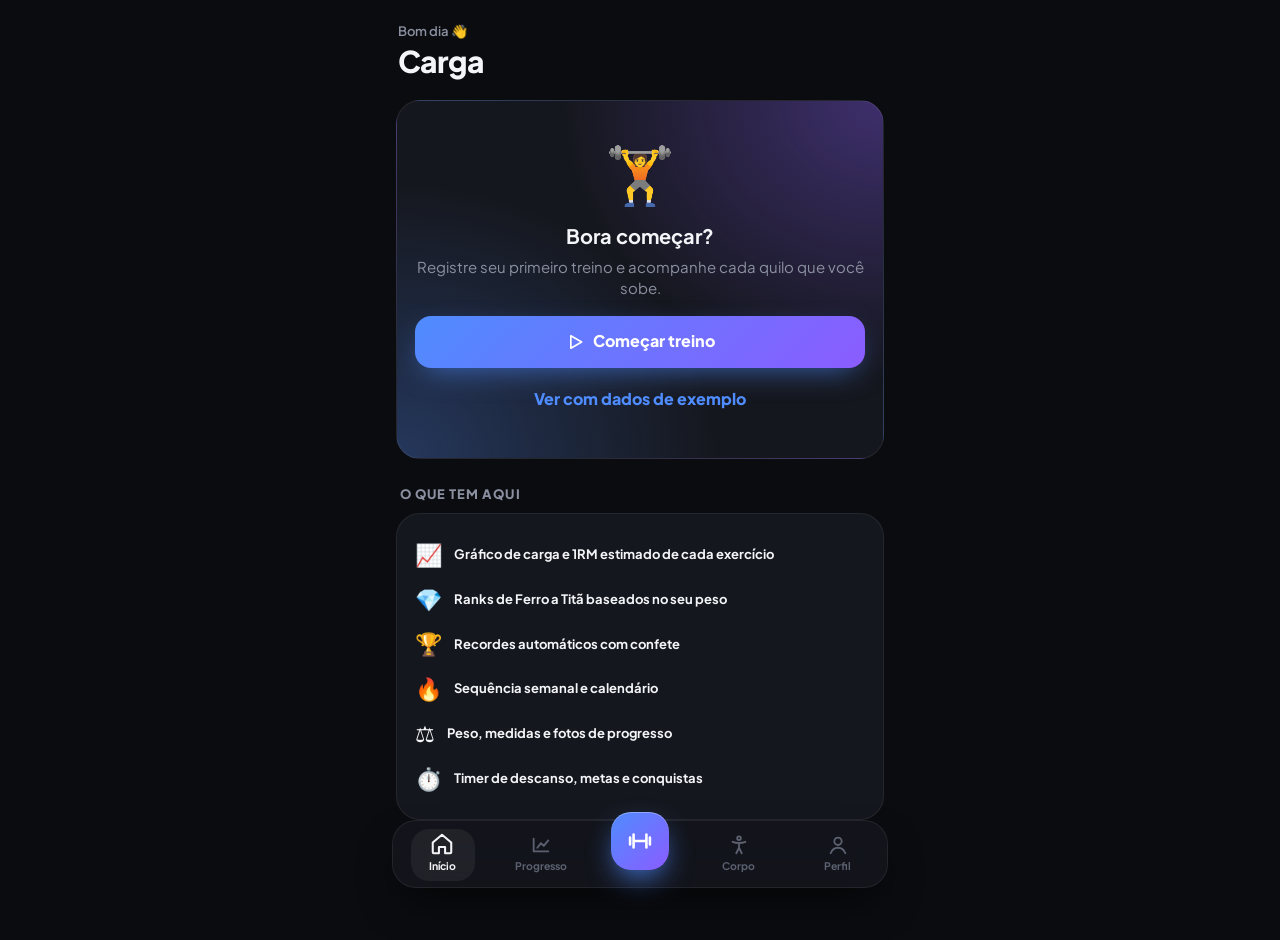
<file: academia/index.html>
<!doctype html>
<html lang="pt-BR">
<head>
  <meta charset="utf-8">
  <meta name="viewport" content="width=device-width, initial-scale=1, viewport-fit=cover, user-scalable=no">
  <meta name="theme-color" content="#0b0c10">
  <meta name="apple-mobile-web-app-capable" content="yes">
  <meta name="apple-mobile-web-app-status-bar-style" content="black-translucent">
  <meta name="apple-mobile-web-app-title" content="Carga">
  <title>Carga</title>
  <link rel="manifest" href="manifest.webmanifest">
  <link rel="icon" href="icon.svg" type="image/svg+xml">
  <link rel="apple-touch-icon" href="icon.svg">
  <link rel="preconnect" href="https://fonts.googleapis.com">
  <link rel="preconnect" href="https://fonts.gstatic.com" crossorigin>
  <link href="https://fonts.googleapis.com/css2?family=Plus+Jakarta+Sans:wght@500;600;700;800&display=swap" rel="stylesheet">
  <link rel="stylesheet" href="style.css">
</head>
<body>
  <div id="app">
    <main id="screen" class="screen"></main>

    <nav id="tabbar" class="tabbar">
      <div class="tab-blob" id="tabBlob"></div>
      <button class="tab" data-tab="home"><span class="ti" data-icon="home"></span><span class="tl">Início</span></button>
      <button class="tab" data-tab="progress"><span class="ti" data-icon="chart"></span><span class="tl">Progresso</span></button>
      <button class="tab tab-go" data-tab="train" aria-label="Treinar"><span class="go-btn"><span class="ti" data-icon="dumbbell"></span></span></button>
      <button class="tab" data-tab="body"><span class="ti" data-icon="body"></span><span class="tl">Corpo</span></button>
      <button class="tab" data-tab="profile"><span class="ti" data-icon="user"></span><span class="tl">Perfil</span></button>
    </nav>
  </div>

  <div id="workout" class="workout" hidden></div>
  <div id="sheets"></div>
  <div id="toasts" class="toasts"></div>
  <canvas id="confetti" class="confetti"></canvas>

  <script src="app.js"></script>
</body>
</html>
</file>
<file: academia/style.css>
:root {
  --bg: #0b0c10;
  --surface: #15171e;
  --surface-2: #1d2029;
  --surface-3: #262a35;
  --line: rgba(255, 255, 255, .07);
  --text: #f4f5f8;
  --muted: #8b90a0;
  --dim: #5c6170;
  --accent: #4f8cff;
  --accent-2: #8b5cff;
  --grad: linear-gradient(135deg, #4f8cff, #8b5cff);
  --good: #34d399;
  --fire: #ff8a3d;
  --gold: #ffcf4d;
  --bad: #ff5c7a;

  --r-lg: 24px;
  --r-md: 18px;
  --r-sm: 12px;

  /* Molas geradas a partir de uma mola amortecida real (rigidez/amortecimento) */
  --spring: linear(0, 0.042, 0.152, 0.304, 0.475, 0.646, 0.804, 0.939, 1.046, 1.123, 1.171, 1.193, 1.194, 1.18, 1.154, 1.122, 1.088, 1.055, 1.026, 1.002, 0.983, 0.971, 0.964, 0.962, 0.963, 0.967, 0.973, 0.979, 0.986, 0.992, 0.997, 1.001, 1.005, 1.006, 1.007, 1.008, 1.007, 1.006, 1.005, 1.004, 1);
  --spring-soft: linear(0, 0.027, 0.097, 0.196, 0.313, 0.438, 0.561, 0.678, 0.783, 0.875, 0.951, 1.012, 1.058, 1.09, 1.11, 1.119, 1.12, 1.115, 1.105, 1.092, 1.078, 1.063, 1.048, 1.034, 1.022, 1.012, 1.003, 0.996, 0.991, 0.988, 0.986, 0.985, 0.986, 0.986, 0.988, 0.989, 0.991, 0.993, 0.995, 0.996, 1);
  --elastic: linear(0, 0.118, 0.404, 0.75, 1.063, 1.282, 1.381, 1.369, 1.277, 1.147, 1.017, 0.917, 0.861, 0.851, 0.877, 0.924, 0.976, 1.02, 1.048, 1.058, 1.053, 1.037, 1.017, 0.998, 0.985, 0.978, 0.978, 0.983, 0.991, 0.998, 1.004, 1.008, 1.009, 1.007, 1.005, 1.002, 0.999, 0.997, 0.997, 0.997, 1);

  --safe-b: env(safe-area-inset-bottom, 0px);
  --safe-t: env(safe-area-inset-top, 0px);
  color-scheme: dark;
}

@supports not (animation-timing-function: linear(0, 1)) {
  :root {
    --spring: cubic-bezier(.34, 1.56, .64, 1);
    --spring-soft: cubic-bezier(.34, 1.3, .64, 1);
    --elastic: cubic-bezier(.5, 1.9, .5, .8);
  }
}

* { box-sizing: border-box; -webkit-tap-highlight-color: transparent; }
html, body { margin: 0; height: 100%; }
body {
  background: var(--bg);
  color: var(--text);
  font-family: 'Plus Jakarta Sans', system-ui, -apple-system, 'Segoe UI', Roboto, sans-serif;
  font-size: 15px;
  line-height: 1.4;
  -webkit-font-smoothing: antialiased;
  overscroll-behavior: none;
  user-select: none;
  -webkit-user-select: none;
}
input, textarea { user-select: text; -webkit-user-select: text; }
button { font: inherit; color: inherit; background: none; border: 0; padding: 0; cursor: pointer; }
input, select, textarea { font: inherit; color: inherit; }
svg { display: block; }
[hidden] { display: none !important; }

#app { max-width: 520px; margin: 0 auto; min-height: 100%; position: relative; }

/* ---------- Tela ---------- */
.screen {
  padding: calc(18px + var(--safe-t)) 16px calc(120px + var(--safe-b));
  min-height: 100vh;
}
.screen > * { animation: rise .7s var(--spring) both; animation-delay: calc(min(var(--i, 0), 12) * 45ms); }

@keyframes rise {
  from { opacity: 0; transform: translateY(26px) scale(.96); }
  to { opacity: 1; transform: none; }
}
@keyframes pop-in {
  0% { opacity: 0; transform: scale(.4); }
  100% { opacity: 1; transform: scale(1); }
}
@keyframes wobble {
  0% { transform: rotate(-24deg) scale(.3); opacity: 0; }
  100% { transform: rotate(0) scale(1); opacity: 1; }
}
@keyframes shine {
  0% { transform: translateX(-120%) skewX(-20deg); }
  60%, 100% { transform: translateX(220%) skewX(-20deg); }
}
@keyframes jelly {
  0% { transform: scale(1, 1); }
  25% { transform: scale(1.18, .84); }
  45% { transform: scale(.88, 1.12); }
  65% { transform: scale(1.06, .95); }
  85% { transform: scale(.98, 1.02); }
  100% { transform: scale(1, 1); }
}
@keyframes flame {
  0%, 100% { transform: scale(1) rotate(-3deg); }
  50% { transform: scale(1.12, 1.18) rotate(3deg); }
}
@keyframes pulse-ring {
  0% { box-shadow: 0 0 0 0 rgba(79, 140, 255, .55); }
  100% { box-shadow: 0 0 0 18px rgba(79, 140, 255, 0); }
}

.top {
  display: flex; align-items: center; justify-content: space-between;
  margin: 4px 2px 18px;
}
.top h1 { font-size: 30px; font-weight: 800; letter-spacing: -.02em; margin: 0; }
.top .sub { color: var(--muted); font-weight: 600; font-size: 13px; }
.h2 {
  font-size: 13px; font-weight: 800; letter-spacing: .08em; text-transform: uppercase;
  color: var(--muted); margin: 26px 4px 10px;
  display: flex; align-items: center; justify-content: space-between;
}
.h2 .link { color: var(--accent); text-transform: none; letter-spacing: 0; font-size: 14px; }

/* ---------- Cards ---------- */
.card {
  background: var(--surface);
  border: 1px solid var(--line);
  border-radius: var(--r-lg);
  padding: 18px;
  position: relative;
  overflow: hidden;
}
.card + .card { margin-top: 12px; }
.card.tight { padding: 14px; }
.card.hero {
  background:
    radial-gradient(120% 140% at 100% 0%, rgba(139, 92, 255, .35), transparent 55%),
    radial-gradient(120% 140% at 0% 100%, rgba(79, 140, 255, .28), transparent 55%),
    var(--surface);
}
.row { display: flex; align-items: center; gap: 12px; }
.row.between { justify-content: space-between; }
.grow { flex: 1; min-width: 0; }
.muted { color: var(--muted); }
.dim { color: var(--dim); }
.small { font-size: 13px; }
.tiny { font-size: 11.5px; }
.b { font-weight: 700; }
.xb { font-weight: 800; }
.ellipsis { white-space: nowrap; overflow: hidden; text-overflow: ellipsis; }
.grid2 { display: grid; grid-template-columns: 1fr 1fr; gap: 12px; }
.grid3 { display: grid; grid-template-columns: repeat(3, 1fr); gap: 10px; }
.grid2 .card + .card, .grid3 .card + .card { margin-top: 0; }

.stat .v { font-size: 26px; font-weight: 800; letter-spacing: -.02em; line-height: 1.1; }
.stat .v small { font-size: 14px; color: var(--muted); font-weight: 700; margin-left: 2px; }
.stat .k { color: var(--muted); font-size: 12.5px; font-weight: 600; margin-top: 2px; }

/* Toque com "squish" elástico */
.press { transition: transform .55s var(--spring), background-color .2s, opacity .2s; }
.press:active { transform: scale(.94); transition-duration: .08s; transition-timing-function: ease-out; }
.jelly { animation: jelly .7s ease both; }

/* ---------- Botões ---------- */
.btn {
  display: inline-flex; align-items: center; justify-content: center; gap: 8px;
  height: 52px; padding: 0 22px; border-radius: 16px;
  font-weight: 800; font-size: 16px;
  background: var(--surface-2);
  transition: transform .55s var(--spring), filter .2s, background-color .2s;
}
.btn:active { transform: scale(.93); transition-duration: .08s; }
.btn.primary { background: var(--grad); color: #fff; box-shadow: 0 10px 30px -10px rgba(79, 140, 255, .7); }
.btn.good { background: var(--good); color: #062a1d; }
.btn.danger { background: rgba(255, 92, 122, .14); color: var(--bad); }
.btn.ghost { background: transparent; color: var(--accent); }
.btn.block { width: 100%; }
.btn.sm { height: 38px; padding: 0 14px; border-radius: 12px; font-size: 14px; }
.btn .ic { width: 20px; height: 20px; }
.icon-btn {
  width: 42px; height: 42px; border-radius: 14px; display: grid; place-items: center;
  background: var(--surface-2);
  transition: transform .55s var(--spring), background-color .2s;
}
.icon-btn:active { transform: scale(.88); transition-duration: .08s; }
.icon-btn .ic { width: 20px; height: 20px; }

.ic { width: 22px; height: 22px; stroke: currentColor; fill: none; stroke-width: 2; stroke-linecap: round; stroke-linejoin: round; }

.chips { display: flex; gap: 8px; overflow-x: auto; scrollbar-width: none; padding: 2px; margin: 0 -2px; }
.chips::-webkit-scrollbar { display: none; }
.chip {
  flex: none; height: 34px; padding: 0 14px; border-radius: 999px;
  background: var(--surface-2); color: var(--muted); font-weight: 700; font-size: 13.5px;
  transition: transform .5s var(--spring), background-color .25s, color .25s;
}
.chip:active { transform: scale(.9); transition-duration: .08s; }
.chip.on { background: var(--text); color: var(--bg); }

.seg { display: flex; background: var(--surface-2); border-radius: 14px; padding: 4px; position: relative; }
.seg button { flex: 1; height: 34px; border-radius: 10px; font-weight: 700; font-size: 13px; color: var(--muted); position: relative; z-index: 1; transition: color .25s; }
.seg button.on { color: var(--text); }
.seg .seg-pill { position: absolute; top: 4px; bottom: 4px; border-radius: 10px; background: var(--surface-3); transition: left .6s var(--spring), width .6s var(--spring); }

/* ---------- Tab bar ---------- */
.tabbar {
  position: fixed; left: 50%; transform: translateX(-50%);
  bottom: calc(12px + var(--safe-b));
  width: min(calc(100% - 24px), 496px);
  height: 68px; border-radius: 24px;
  background: rgba(21, 23, 30, .82);
  backdrop-filter: blur(20px) saturate(1.4);
  -webkit-backdrop-filter: blur(20px) saturate(1.4);
  border: 1px solid var(--line);
  display: grid; grid-template-columns: repeat(5, 1fr); align-items: center;
  z-index: 20;
  box-shadow: 0 20px 40px -10px rgba(0, 0, 0, .6);
}
.tab { height: 100%; display: flex; flex-direction: column; align-items: center; justify-content: center; gap: 3px; color: var(--dim); position: relative; z-index: 1; transition: color .25s; }
.tab .tl { font-size: 10.5px; font-weight: 700; }
.tab.on { color: var(--text); }
.tab .ti { transition: transform .6s var(--elastic); }
.tab.on .ti { transform: translateY(-1px) scale(1.12); }
.tab-blob {
  position: absolute; top: 8px; height: 52px; width: 64px; border-radius: 18px;
  background: rgba(255, 255, 255, .06);
  transition: left .7s var(--spring), opacity .3s;
}
.go-btn {
  width: 58px; height: 58px; border-radius: 20px; display: grid; place-items: center;
  background: var(--grad); color: #fff; margin-top: -26px;
  box-shadow: 0 12px 28px -6px rgba(79, 140, 255, .8), inset 0 1px 0 rgba(255, 255, 255, .3);
  transition: transform .6s var(--elastic);
}
.go-btn .ic { width: 28px; height: 28px; stroke-width: 2.2; }
.tab-go:active .go-btn { transform: scale(.84) rotate(-8deg); transition: transform .1s; }
.go-btn.live { animation: pulse-ring 1.6s ease-out infinite; }

/* ---------- Início ---------- */
.streak { display: flex; align-items: center; gap: 16px; }
.streak .fire { font-size: 44px; line-height: 1; filter: drop-shadow(0 6px 16px rgba(255, 138, 61, .55)); animation: flame 1.6s ease-in-out infinite; transform-origin: 50% 90%; }
.streak .fire.off { filter: grayscale(1) opacity(.4); animation: none; }
.streak .num { font-size: 40px; font-weight: 800; letter-spacing: -.03em; line-height: 1; }
.week { display: grid; grid-template-columns: repeat(7, 1fr); gap: 6px; margin-top: 16px; }
.week .d { text-align: center; }
.week .d .dot {
  width: 100%; aspect-ratio: 1; max-width: 40px; margin: 0 auto 4px; border-radius: 12px;
  background: var(--surface-2); display: grid; place-items: center; font-weight: 800; font-size: 13px; color: var(--dim);
}
.week .d.done .dot { background: var(--grad); color: #fff; animation: pop-in .6s var(--elastic) both; animation-delay: calc(var(--i) * 60ms + 200ms); }
.week .d.today .dot { outline: 2px solid var(--accent); outline-offset: 2px; }
.week .d .l { font-size: 11px; font-weight: 700; color: var(--dim); }

.heat { display: grid; grid-auto-flow: column; grid-template-rows: repeat(7, 1fr); gap: 4px; overflow-x: auto; scrollbar-width: none; direction: rtl; }
.heat::-webkit-scrollbar { display: none; }
.heat .c { width: 14px; height: 14px; border-radius: 4px; background: var(--surface-2); animation: pop-in .5s var(--spring) both; animation-delay: calc(var(--i) * 4ms); }
.heat .c.l1 { background: rgba(79, 140, 255, .35); }
.heat .c.l2 { background: rgba(79, 140, 255, .65); }
.heat .c.l3 { background: var(--accent); }
.heat .c.l4 { background: var(--accent-2); }
.heat .c.fut { opacity: 0; }

.list-item {
  display: flex; align-items: center; gap: 14px; padding: 14px; border-radius: var(--r-md);
  background: var(--surface); border: 1px solid var(--line); width: 100%; text-align: left;
}
.list-item + .list-item { margin-top: 10px; }
.list-item .ava {
  width: 44px; height: 44px; border-radius: 14px; display: grid; place-items: center; flex: none;
  background: var(--surface-2); font-size: 20px;
}
.chev { color: var(--dim); }

.pr-tag {
  display: inline-flex; align-items: center; gap: 4px; padding: 3px 8px; border-radius: 999px;
  background: rgba(255, 207, 77, .14); color: var(--gold); font-weight: 800; font-size: 11px;
}

.empty { text-align: center; padding: 32px 18px; }
.empty .big { font-size: 56px; animation: wobble .9s var(--elastic) both .1s; display: inline-block; }
.empty h3 { margin: 10px 0 6px; font-size: 20px; }
.empty p { color: var(--muted); margin: 0 0 18px; }

/* ---------- Ranks ---------- */
.rank {
  --c1: #8a8f9c; --c2: #5b606c;
  width: 48px; height: 48px; flex: none; position: relative; display: grid; place-items: center;
  overflow: hidden; border-radius: 14px;
  background: linear-gradient(145deg, var(--c1), var(--c2));
  box-shadow: inset 0 1px 0 rgba(255, 255, 255, .35), 0 8px 18px -8px var(--c1);
  color: rgba(0, 0, 0, .55); font-weight: 800; font-size: 17px;
  clip-path: polygon(50% 0, 100% 25%, 100% 75%, 50% 100%, 0 75%, 0 25%);
  border-radius: 0;
}
.rank::after {
  content: ''; position: absolute; inset: 0; width: 40%;
  background: linear-gradient(90deg, transparent, rgba(255, 255, 255, .55), transparent);
  animation: shine 3.2s ease-in-out infinite; animation-delay: var(--sd, 0s);
}
.rank.lg { width: 104px; height: 104px; font-size: 36px; animation: wobble 1s var(--elastic) both .15s; }
.rank.sm { width: 34px; height: 34px; font-size: 12px; }
.rank.r0 { --c1: #8a8f9c; --c2: #4c5160; }
.rank.r1 { --c1: #e0a070; --c2: #9a5530; }
.rank.r2 { --c1: #eef2f7; --c2: #8d98a8; }
.rank.r3 { --c1: #ffe07a; --c2: #d99a1a; }
.rank.r4 { --c1: #8ff5e3; --c2: #1aa894; }
.rank.r5 { --c1: #a8d6ff; --c2: #3478e6; }
.rank.r6 { --c1: #e2b8ff; --c2: #8a3fe0; }
.rank.r7 { --c1: #ff9db0; --c2: #e0204a; }
.rank-name.r0 { color: #a3a8b4; } .rank-name.r1 { color: #e0a070; } .rank-name.r2 { color: #dfe5ee; }
.rank-name.r3 { color: #ffd65c; } .rank-name.r4 { color: #6febd6; } .rank-name.r5 { color: #7fbcff; }
.rank-name.r6 { color: #d3a0ff; } .rank-name.r7 { color: #ff7b95; }

.bar { height: 10px; border-radius: 99px; background: var(--surface-2); overflow: hidden; }
.bar > i { display: block; height: 100%; border-radius: inherit; background: var(--grad); width: 0; transition: width 1.1s var(--spring-soft); }
.bar.gold > i { background: linear-gradient(90deg, #ffcf4d, #ff8a3d); }

/* ---------- Gráfico ---------- */
.chart { width: 100%; height: 200px; position: relative; margin-top: 8px; touch-action: pan-y; }
.chart svg { width: 100%; height: 100%; overflow: visible; }
.chart .line { fill: none; stroke: url(#lg); stroke-width: 3; stroke-linecap: round; stroke-linejoin: round; }
.chart .area { opacity: 0; animation: fade-in .8s ease .5s forwards; }
.chart .pt { fill: var(--bg); stroke: var(--accent); stroke-width: 2.5; transform-box: fill-box; transform-origin: center; animation: pop-in .5s var(--elastic) both; }
.chart .pt.pr { stroke: var(--gold); }
.chart .grid { stroke: var(--line); stroke-width: 1; }
.chart .ax { fill: var(--dim); font-size: 10px; font-weight: 600; font-family: inherit; }
.chart .cursor { stroke: rgba(255, 255, 255, .25); stroke-dasharray: 3 4; }
.chart .tip {
  position: absolute; top: -6px; transform: translateX(-50%); pointer-events: none;
  background: var(--text); color: var(--bg); border-radius: 10px; padding: 5px 9px; font-weight: 800; font-size: 12.5px; white-space: nowrap;
  transition: left .35s var(--spring), opacity .2s;
}
.chart .tip small { display: block; font-weight: 600; font-size: 10.5px; opacity: .65; }
@keyframes fade-in { to { opacity: 1; } }
.spark { width: 72px; height: 30px; }
.spark path { fill: none; stroke-width: 2.4; stroke-linecap: round; stroke-linejoin: round; }

/* ---------- Bottom sheet ---------- */
.sheet-wrap { position: fixed; inset: 0; z-index: 60; }
.sheet-bg { position: absolute; inset: 0; background: rgba(0, 0, 0, .55); opacity: 0; transition: opacity .3s; backdrop-filter: blur(3px); -webkit-backdrop-filter: blur(3px); }
.sheet {
  position: absolute; left: 50%; bottom: 0; width: 100%; max-width: 520px;
  max-height: 92vh; overflow-y: auto; overscroll-behavior: contain;
  background: var(--surface); border-radius: 28px 28px 0 0; border: 1px solid var(--line); border-bottom: 0;
  padding: 10px 18px calc(24px + var(--safe-b));
  transform: translate(-50%, 105%);
  transition: transform .75s var(--spring);
}
.sheet-wrap.open .sheet-bg { opacity: 1; }
.sheet-wrap.open .sheet { transform: translate(-50%, 0); }
.sheet-wrap.closing .sheet { transition: transform .32s cubic-bezier(.5, 0, .75, 0); transform: translate(-50%, 105%); }
.sheet-wrap.closing .sheet-bg { opacity: 0; }
.grab { width: 44px; height: 5px; border-radius: 9px; background: var(--surface-3); margin: 0 auto 14px; }
.sheet h2 { margin: 0 0 4px; font-size: 22px; font-weight: 800; letter-spacing: -.01em; }
.sheet .lead { color: var(--muted); margin: 0 0 16px; font-size: 14px; }
.sheet > *:not(.grab) { animation: rise .6s var(--spring) both; animation-delay: calc(var(--i, 0) * 40ms + 80ms); }

.field { display: block; margin-bottom: 12px; }
.field > span { display: block; font-size: 12.5px; font-weight: 700; color: var(--muted); margin: 0 0 6px 4px; }
.input {
  width: 100%; height: 52px; border-radius: 16px; border: 2px solid transparent; outline: 0;
  background: var(--surface-2); padding: 0 16px; font-weight: 700; font-size: 16px;
  transition: border-color .2s, transform .5s var(--spring);
}
.input:focus { border-color: var(--accent); }
select.input { appearance: none; -webkit-appearance: none; }
.search { position: sticky; top: -10px; z-index: 2; background: var(--surface); padding: 4px 0 10px; }

/* ---------- Treino ativo ---------- */
.workout {
  position: fixed; inset: 0; z-index: 40; background: var(--bg); overflow-y: auto; overscroll-behavior: contain;
  animation: sheet-up .8s var(--spring) both;
}
.workout.leaving { animation: sheet-down .35s cubic-bezier(.5, 0, .75, 0) both; }
@keyframes sheet-up { from { transform: translateY(100%); } to { transform: none; } }
@keyframes sheet-down { to { transform: translateY(100%); } }
.wo-inner { max-width: 520px; margin: 0 auto; padding: calc(12px + var(--safe-t)) 16px calc(130px + var(--safe-b)); }
.wo-head {
  position: sticky; top: 0; z-index: 5; background: rgba(11, 12, 16, .88);
  backdrop-filter: blur(16px); -webkit-backdrop-filter: blur(16px);
  margin: 0 -16px; padding: calc(10px + var(--safe-t)) 16px 12px;
  display: flex; align-items: center; gap: 10px;
}
.wo-head .t { font-size: 13px; color: var(--muted); font-weight: 700; }
.wo-head .clock { font-size: 22px; font-weight: 800; font-variant-numeric: tabular-nums; letter-spacing: -.01em; }
.wo-name { background: transparent; border: 0; outline: 0; font-size: 26px; font-weight: 800; letter-spacing: -.02em; width: 100%; padding: 6px 0; }

.ex { background: var(--surface); border: 1px solid var(--line); border-radius: var(--r-lg); padding: 16px 14px 10px; margin-top: 14px; animation: rise .65s var(--spring) both; }
.ex-head { display: flex; align-items: center; gap: 10px; margin-bottom: 10px; }
.ex-head .n { font-weight: 800; font-size: 17px; color: var(--accent); }
.sets { width: 100%; border-collapse: separate; border-spacing: 0 6px; }
.sets th { font-size: 11px; font-weight: 800; color: var(--dim); text-transform: uppercase; letter-spacing: .06em; padding: 0 4px; text-align: center; }
.sets td { padding: 0 3px; text-align: center; }
.sets .num { width: 34px; font-weight: 800; color: var(--muted); }
.sets .prev { color: var(--dim); font-size: 13px; font-weight: 700; white-space: nowrap; }
.sets input {
  width: 100%; max-width: 76px; height: 42px; border-radius: 12px; border: 2px solid transparent; outline: 0;
  background: var(--surface-2); text-align: center; font-weight: 800; font-size: 16px;
  transition: border-color .2s, background-color .3s;
}
.sets input:focus { border-color: var(--accent); }
.sets input::placeholder { color: var(--dim); }
.sets tr.done input { background: rgba(52, 211, 153, .14); }
.sets tr.done td.num { color: var(--good); }
.set-row { transition: transform .5s var(--spring); }
.check {
  width: 42px; height: 42px; border-radius: 12px; background: var(--surface-2); display: grid; place-items: center; color: var(--dim);
  transition: background-color .25s, color .25s, transform .6s var(--elastic);
}
.check:active { transform: scale(.8); transition-duration: .08s; }
.check.on { background: var(--good); color: #062a1d; transform: scale(1); }
.check.on .ic { animation: wobble .6s var(--elastic) both; }
.add-set { width: 100%; height: 40px; border-radius: 12px; background: var(--surface-2); color: var(--muted); font-weight: 700; font-size: 14px; margin-top: 4px; }
.swipe-del { color: var(--dim); width: 28px; }

.rest {
  position: fixed; left: 50%; bottom: calc(92px + var(--safe-b)); z-index: 45;
  transform: translateX(-50%);
  background: var(--surface-2); border: 1px solid var(--line); border-radius: 22px;
  padding: 10px 10px 10px 14px; display: flex; align-items: center; gap: 12px; min-width: 290px;
  box-shadow: 0 20px 40px -10px rgba(0, 0, 0, .7);
  animation: rest-in .7s var(--elastic) both;
}
@keyframes rest-in { from { transform: translate(-50%, 140%) scale(.6); } to { transform: translate(-50%, 0); } }
.rest.out { animation: rest-out .3s ease-in both; }
@keyframes rest-out { to { transform: translate(-50%, 140%) scale(.7); opacity: 0; } }
.ring { width: 46px; height: 46px; position: relative; flex: none; }
.ring svg { width: 100%; height: 100%; transform: rotate(-90deg); }
.ring circle { fill: none; stroke-width: 5; stroke-linecap: round; }
.ring .bg { stroke: var(--surface-3); }
.ring .fg { stroke: var(--accent); transition: stroke-dashoffset 1s linear; }
.rest .time { font-size: 24px; font-weight: 800; font-variant-numeric: tabular-nums; }
.wo-foot {
  position: fixed; left: 0; right: 0; bottom: 0; z-index: 44;
  padding: 12px 16px calc(14px + var(--safe-b));
  background: linear-gradient(transparent, var(--bg) 30%);
}
.wo-foot .in { max-width: 488px; margin: 0 auto; display: flex; gap: 10px; }

/* ---------- Resumo / celebração ---------- */
.celebrate { text-align: center; padding: 8px 0 4px; }
.celebrate .trophy { font-size: 76px; display: inline-block; animation: wobble 1.1s var(--elastic) both .1s; filter: drop-shadow(0 12px 30px rgba(255, 207, 77, .5)); }
.celebrate h2 { font-size: 28px; }

/* ---------- Corpo ---------- */
.photos { display: grid; grid-template-columns: repeat(3, 1fr); gap: 8px; }
.photo { aspect-ratio: 3 / 4; border-radius: 16px; overflow: hidden; position: relative; background: var(--surface-2); animation: pop-in .55s var(--elastic) both; animation-delay: calc(var(--i) * 50ms); }
.photo img { width: 100%; height: 100%; object-fit: cover; display: block; }
.photo .dt { position: absolute; left: 6px; bottom: 6px; background: rgba(0, 0, 0, .55); padding: 2px 7px; border-radius: 8px; font-size: 11px; font-weight: 700; }
.photo.add { display: grid; place-items: center; color: var(--muted); border: 2px dashed var(--surface-3); background: transparent; }
.photo.sel { outline: 3px solid var(--accent); outline-offset: 2px; }
.compare { position: relative; aspect-ratio: 3 / 4; border-radius: 20px; overflow: hidden; background: #000; touch-action: none; }
.compare img { position: absolute; inset: 0; width: 100%; height: 100%; object-fit: cover; }
.compare .after { clip-path: inset(0 0 0 var(--x, 50%)); }
.compare .handle { position: absolute; top: 0; bottom: 0; left: var(--x, 50%); width: 3px; background: #fff; transform: translateX(-50%); }
.compare .handle::after { content: '↔'; position: absolute; top: 50%; left: 50%; transform: translate(-50%, -50%); width: 40px; height: 40px; border-radius: 50%; background: #fff; color: #000; display: grid; place-items: center; font-weight: 800; }
.compare .lb { position: absolute; top: 10px; padding: 3px 9px; border-radius: 9px; background: rgba(0, 0, 0, .6); font-size: 12px; font-weight: 800; }

.measure { display: flex; align-items: center; justify-content: space-between; padding: 12px 2px; border-bottom: 1px solid var(--line); }
.measure:last-child { border-bottom: 0; }
.delta { font-weight: 800; font-size: 12.5px; padding: 2px 8px; border-radius: 99px; background: var(--surface-2); color: var(--muted); }
.delta.up { color: var(--good); background: rgba(52, 211, 153, .12); }
.delta.down { color: var(--bad); background: rgba(255, 92, 122, .12); }

/* ---------- Conquistas ---------- */
.badges { display: grid; grid-template-columns: repeat(4, 1fr); gap: 10px; }
.badge { text-align: center; animation: pop-in .6s var(--elastic) both; animation-delay: calc(var(--i) * 35ms); }
.badge .bi {
  width: 100%; aspect-ratio: 1; border-radius: 20px; display: grid; place-items: center; font-size: 30px;
  background: var(--surface-2); margin-bottom: 6px; position: relative; overflow: hidden;
}
.badge.on .bi { background: radial-gradient(circle at 30% 20%, rgba(255, 207, 77, .35), rgba(139, 92, 255, .25) 60%, var(--surface-2)); box-shadow: inset 0 0 0 1.5px rgba(255, 207, 77, .4); }
.badge:not(.on) .bi { filter: grayscale(1); opacity: .35; }
.badge .bn { font-size: 11px; font-weight: 700; color: var(--muted); line-height: 1.2; }
.badge.on .bn { color: var(--text); }

/* ---------- Anilhas ---------- */
.plates { height: 150px; display: flex; align-items: center; justify-content: center; position: relative; margin: 12px 0 6px; }
.plates .barbar { position: absolute; left: 0; right: 50%; top: 50%; height: 12px; transform: translateY(-50%); background: linear-gradient(#c9ced8, #7d8494); border-radius: 6px; }
.plates .side { display: flex; align-items: center; gap: 3px; position: relative; z-index: 1; }
.plates .sleeve-end { width: 46px; height: 16px; background: linear-gradient(#d9dde5, #8e95a3); border-radius: 0 6px 6px 0; }
.plates .sleeve { width: 18px; height: 26px; background: linear-gradient(#d9dde5, #8e95a3); border-radius: 4px; position: relative; z-index: 1; }
.plate { border-radius: 6px; animation: pop-in .55s var(--elastic) both; animation-delay: calc(var(--i) * 70ms); box-shadow: inset 0 2px 0 rgba(255, 255, 255, .25), inset 0 -2px 0 rgba(0, 0, 0, .25); }
.plate-legend { display: flex; flex-wrap: wrap; gap: 6px; justify-content: center; }
.plate-legend span { padding: 4px 10px; border-radius: 99px; font-weight: 800; font-size: 13px; background: var(--surface-2); }

/* ---------- Toast / confete ---------- */
.toasts { position: fixed; top: calc(14px + var(--safe-t)); left: 0; right: 0; z-index: 90; display: flex; flex-direction: column; align-items: center; gap: 8px; pointer-events: none; }
.toast {
  background: var(--text); color: var(--bg); font-weight: 800; padding: 12px 18px; border-radius: 18px;
  box-shadow: 0 16px 40px -10px rgba(0, 0, 0, .6); display: flex; align-items: center; gap: 10px; max-width: calc(100% - 32px);
  animation: toast-in .7s var(--elastic) both;
}
.toast.out { animation: toast-out .3s ease-in both; }
.toast .e { font-size: 22px; }
@keyframes toast-in { from { transform: translateY(-80px) scale(.6); opacity: 0; } to { transform: none; opacity: 1; } }
@keyframes toast-out { to { transform: translateY(-40px) scale(.85); opacity: 0; } }
.confetti { position: fixed; inset: 0; width: 100%; height: 100%; pointer-events: none; z-index: 95; }

.count { font-variant-numeric: tabular-nums; }

@media (prefers-reduced-motion: reduce) {
  *, *::before, *::after { animation-duration: .01ms !important; animation-iteration-count: 1 !important; transition-duration: .01ms !important; }
}
</file>
